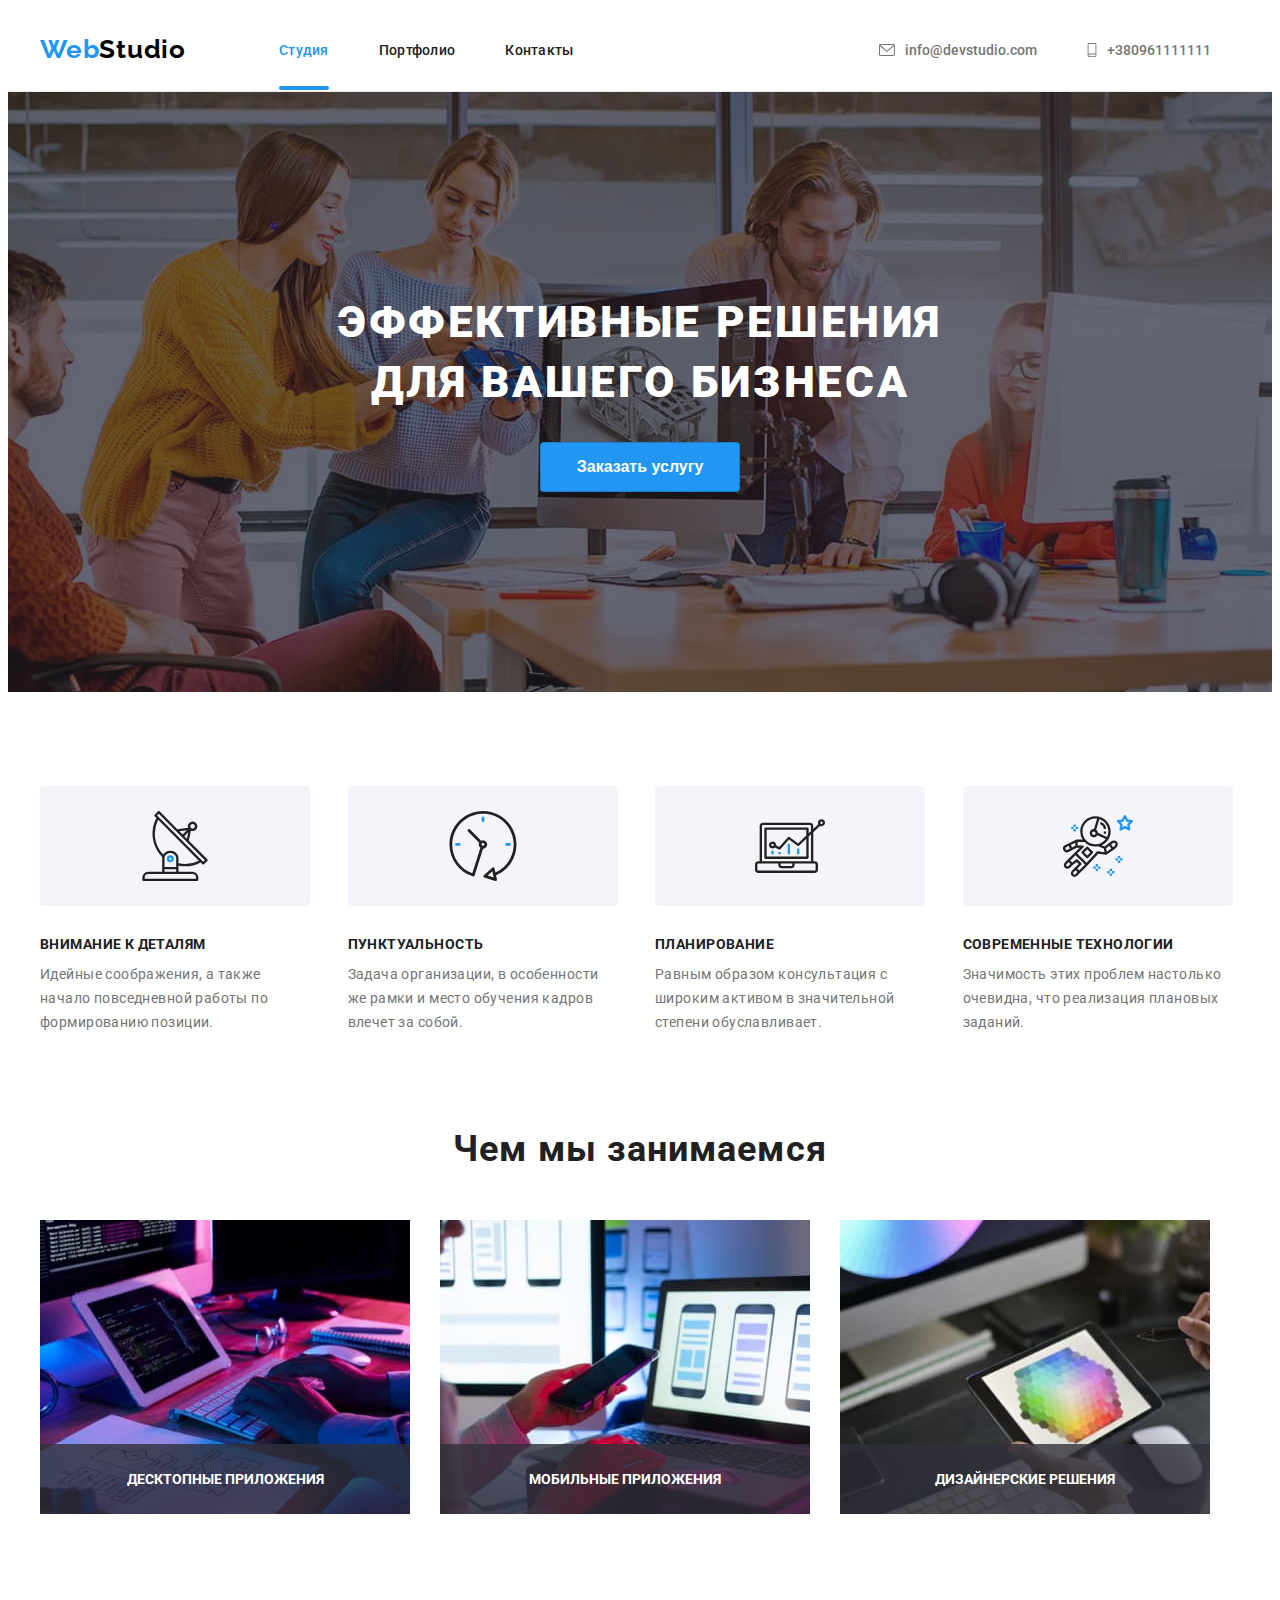
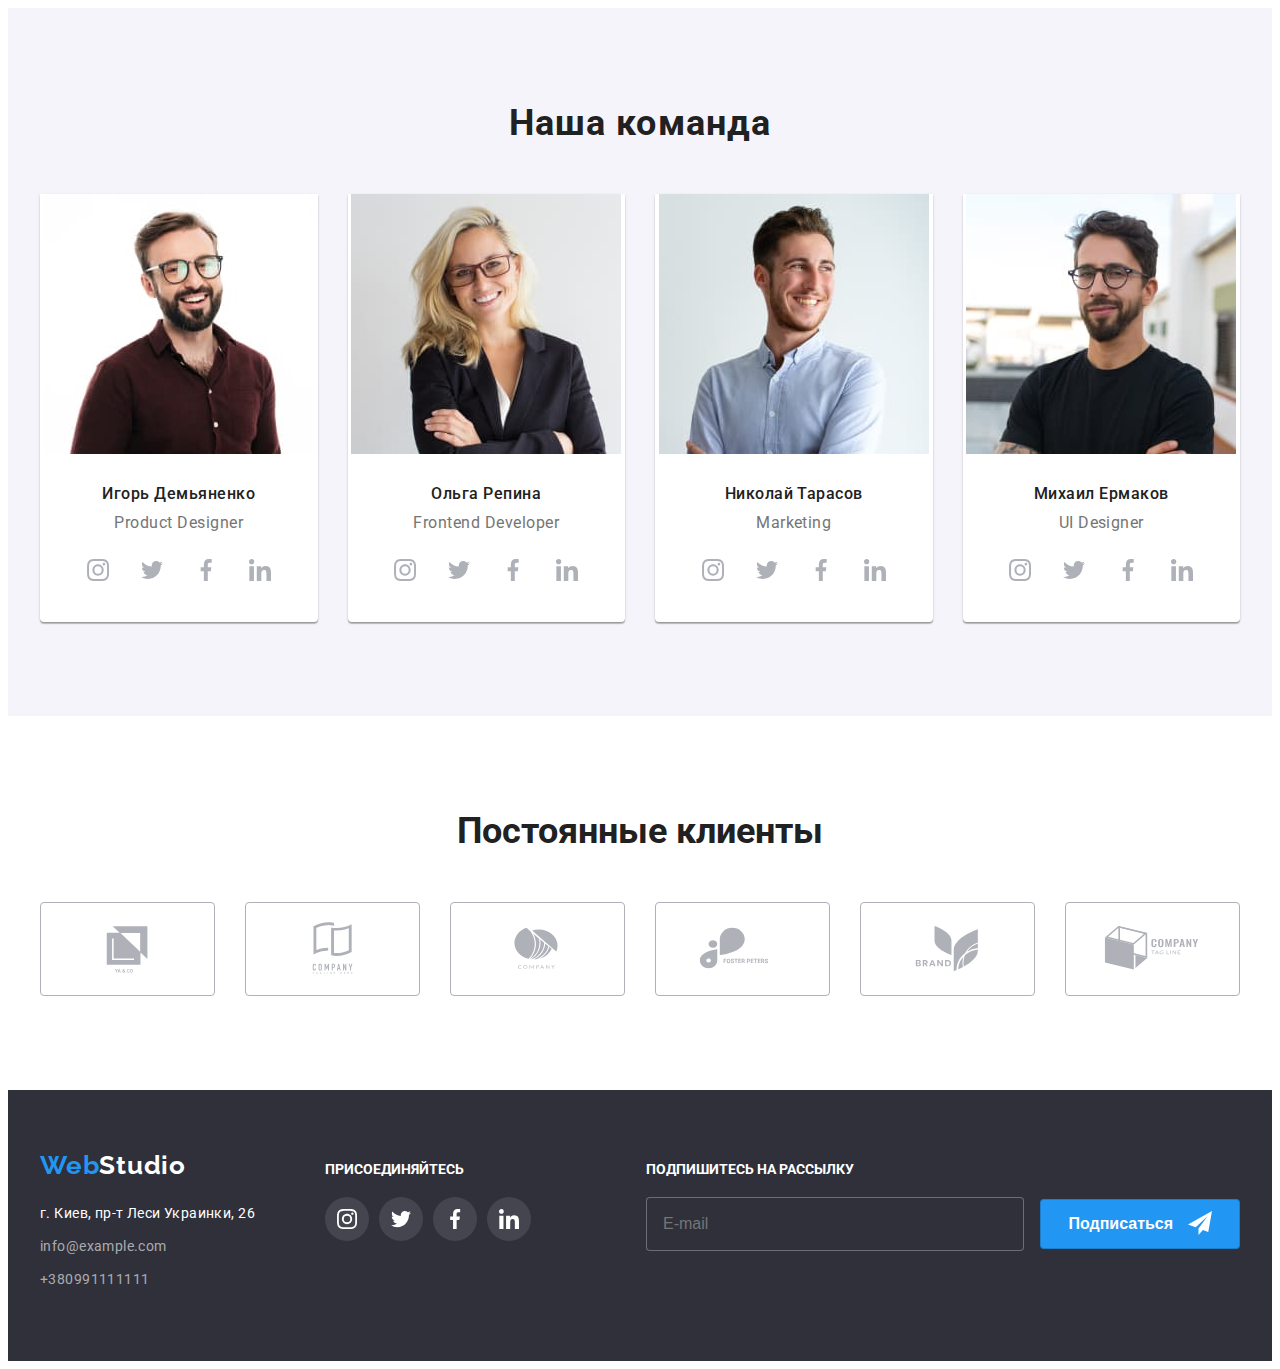
<file: index.html>
<!DOCTYPE html>
<html lang="en">
  <head>
    <meta charset="UTF-8" />
    <meta name="viewport" content="width=device-width, initial-scale=1.0" />
    <title>homework1</title>
    <link rel="preconnect" href="https://fonts.googleapis.com" />
    <link rel="preconnect" href="https://fonts.gstatic.com" crossorigin />
    <link
      href="https://fonts.googleapis.com/css2?family=Raleway:wght@700&family=Roboto:wght@400;500;700;900&display=swap"
      rel="stylesheet"
    />
    <link
      rel="stylesheet"
      href="https://cdnjs.cloudflare.com/ajax/libs/modern-normalize/1.1.0/modern-normalize.min.css"
      integrity="sha512-wpPYUAdjBVSE4KJnH1VR1HeZfpl1ub8YT/NKx4PuQ5NmX2tKuGu6U/JRp5y+Y8XG2tV+wKQpNHVUX03MfMFn9Q=="
      crossorigin="anonymous"
      referrerpolicy="no-referrer"
    />
    <link rel="stylesheet" href="./css/main.min.css" />
  </head>
  <body>
    <header class="header">
      <div class="header-tab container">
        <div class="header-container">
          <a class="link header-container__logo-header" href=""
            >Web<span style="color: black">Studio</span></a
          >
          <button type="button" class="open-mob-menu" data-menu-open>
            <svg class="open-mob-menu__svg">
              <use href="./images/icons.svg#icon-menu-mob"></use>
            </svg>
          </button>
          <nav class="nav">
            <ul class="list contact-list">
              <li class="contact-list__item">
                <a class="link contact-list__link contact-list--current" href="./index.html"
                  >Студия</a
                >
              </li>
              <li class="contact-list__item">
                <a class="link contact-list__link" href="./portfolio.html">Портфолио</a>
              </li>
              <li class="contact-list__item">
                <a class="link contact-list__link" href="">Контакты</a>
              </li>
            </ul>
          </nav>
          <ul class="list header-contact">
            <li class="item header-contact__item">
              <a class="link header-contact__letter" href="mailto:info@devstudio.com">
                <svg class="header-contact__svg">
                  <use href="images/icons.svg#icon-envelope-1"></use>
                </svg>
                info@devstudio.com
              </a>
            </li>
            <li class="header-contact__item">
              <a class="link header-contact__letter" href="tel:+380961111111">
                <svg class="header-contact__phone">
                  <use href="images/icons.svg#icon-smartphone-1"></use>
                </svg>
                +380961111111
              </a>
            </li>
          </ul>
        </div>

        <div class="mobile-menu is-hidden" data-menu>
          <div class="mobila">
            <div class="mobile-top">
              <button type="button" class="close-mob-menu" data-menu-close>
                <svg class="close-mob-menu__svg">
                  <use href="./images/icons.svg#icon-close"></use>
                </svg>
              </button>
              <ul class="list mob-menu-list">
                <li class="mob-menu-list__item">
                  <a
                    class="link mob-menu-list__link mob-menu-list__link--current"
                    href="./index.html"
                    >Студия</a
                  >
                </li>
                <li class="mob-menu-list__item">
                  <a class="link mob-menu-list__link" href="./portfolio.html">Портфолио</a>
                </li>
                <li class="mob-menu-list__item">
                  <a class="link mob-menu-list__link" href="">Контакты</a>
                </li>
              </ul>
            </div>
            <div class="momile-bottom">
              <ul class="list mobile-contact">
                <li class="mobile-contact__item">
                  <a class="link mobile-contact__phone" href="tel:+380961111111"
                    >+38&nbsp;096&nbsp;111&nbsp;11&nbsp;11</a
                  >
                </li>
                <li class="item mobile-contact__item">
                  <a class="link mobile-contact__letter" href="mailto:info@devstudio.com">
                    info@devstudio.com</a
                  >
                </li>
              </ul>
              <ul class="list mob-sotial-list">
                <li class="mob-sotial-list__item">
                  <a class="link mob-sotial-list__link" href="">Instagram</a>
                </li>
                <li class="mob-sotial-list__item">
                  <a class="link mob-sotial-list__link" href="">Twitter</a>
                </li>
                <li class="mob-sotial-list__item">
                  <a class="link mob-sotial-list__link" href="">Facebook</a>
                </li>
                <li class="mob-sotial-list__item">
                  <a class="link mob-sotial-list__link" href="">LinkedIn</a>
                </li>
              </ul>
            </div>
          </div>
        </div>
      </div>
    </header>

    <main>
      <section class="main">
        <div class="container">
          <h1 class="main-title">Эффективные решения для вашего бизнеса</h1>
          <button data-modal-open type="button" class="main-btn" name="order_a_service">
            Заказать услугу
          </button>
        </div>
      </section>
      <section class="hero">
        <div class="container">
          <h2 class="visually-hidden">elements_of_the_section</h2>
          <ul class="list hero-list">
            <li class="hero-list__item">
              <div class="hero-icons">
                <svg class="hero-icons__antenna">
                  <use class="hero-ant" href="images/icons.svg#icon-antenna-1"></use>
                </svg>
              </div>
              <h3 class="hero-list__title">Внимание к деталям</h3>
              <p class="hero-list__text">
                Идейные соображения, а также начало повседневной работы по формированию позиции.
              </p>
            </li>
            <li class="hero-list__item">
              <div class="hero-icons">
                <svg class="hero-icons__antenna">
                  <use href="images/icons.svg#icon-clock-1"></use>
                </svg>
              </div>
              <h3 class="hero-list__title">Пунктуальность</h3>
              <p class="hero-list__text">
                Задача организации, в особенности же рамки и место обучения кадров влечет за собой.
              </p>
            </li>
            <li class="hero-list__item">
              <div class="hero-icons">
                <svg class="hero-icons__antenna">
                  <use href="images/icons.svg#icon-diagram-1"></use>
                </svg>
              </div>
              <h3 class="hero-list__title">Планирование</h3>
              <p class="hero-list__text">
                Равным образом консультация с широким активом в значительной степени обуславливает.
              </p>
            </li>
            <li class="hero-list__item">
              <div class="hero-icons">
                <svg class="hero-icons__antenna">
                  <use href="images/icons.svg#icon-astronaut-1"></use>
                </svg>
              </div>
              <h3 class="hero-list__title">Современные технологии</h3>
              <p class="hero-list__text">
                Значимость этих проблем настолько очевидна, что реализация плановых заданий.
              </p>
            </li>
          </ul>
        </div>
      </section>
      <section class="pre-about">
        <div class="container">
          <h2 class="pre-about__title">Чем мы занимаемся</h2>
          <ul class="list pre-about-list">
            <li class="pre-about-list__item">
              <img
                width="370"
                srcset="
                  ./images/studia/work/work1-des-1x.jpg 370w,
                  ./images/studia/work/work1-des-2x.jpg 740w
                "
                sizes="(min-width: 1200px) 270px, (min-width: 768px) 354px, (min-width: 480px) 450px, 100vw"
                src="./images/studia/work/work1-des-1x.jpg"
                alt="photo1"
              />
              <div class="pre-about-div">
                <p class="pre-about-div__text">Десктопные приложения</p>
              </div>
            </li>
            <li class="pre-about-list__item">
              <img
                width="370"
                srcset="
                  ./images/studia/work/work2-des-1x.jpg 370w,
                  ./images/studia/work/work2-des-2x.jpg 640w
                "
                sizes="(min-width: 1200px) 270px, (min-width: 768px) 354px, (min-width: 480px) 450px, 100vw"
                src="./images/studia/work/work2-des-1x.jpg"
                alt="photo1"
              />
              <div class="pre-about-div">
                <p class="text pre-about-div__text">Мобильные приложения</p>
              </div>
            </li>
            <li class="pre-about-list__item">
              <img
                width="370"
                srcset="
                  ./images/studia/work/work3-des-1x.jpg 370w,
                  ./images/studia/work/work3-des-2x.jpg 640w
                "
                sizes="(min-width: 1200px) 270px, (min-width: 768px) 354px, (min-width: 480px) 450px, 100vw"
                src="./images/studia/work/work3-des-1x.jpg"
                alt="photo1"
              />
              <div class="pre-about-div">
                <p class="text pre-about-div__text">Дизайнерские решения</p>
              </div>
            </li>
          </ul>
        </div>
      </section>
      <section class="about">
        <div class="container">
          <h2 class="container-about-title">Наша команда</h2>
          <ul class="list about-list">
            <li class="about-list__item">
              <img
                class="about-list__img"
                srcset="
                  ./images/studia/Team/person1-desk-270-1x.jpg 270w,
                  ./images/studia/Team/person1-tab-354-1x.jpg  354w,
                  ./images/studia/Team/person1-mob-450-1x.jpg  450w,
                  ./images/studia/Team/person1-desk2x.jpg      540w,
                  ./images/studia/Team/person1-tab-354-2x.jpg  708w,
                  ./images/studia/Team/person1-mob-450-2x.jpg  900w
                "
                sizes="(min-width: 1200px) 270px, (min-width: 768px) 354px, (min-width: 480px) 450px, 100vw"
                src="./images/studia/Team/person1-desk-270-1x.jpg"
                alt="photo1"
              />
              <div class="about-border">
                <h3 class="about-border__title">Игорь Демьяненко</h3>
                <p class="about-border__text">Product Designer</p>
                <ul class="list icons-about">
                  <li class="item icons-about__item">
                    <a class="link icons-about__link" href="">
                      <svg class="icons-about__svg">
                        <use href="./images/icons.svg#icon-instagram-2"></use>
                      </svg>
                    </a>
                  </li>
                  <li class="item icons-about__item">
                    <a class="link icons-about__link" href="">
                      <svg class="icons-about__svg">
                        <use href="./images/icons.svg#icon-twitter-1"></use>
                      </svg>
                    </a>
                  </li>
                  <li class="item icons-about__item">
                    <a class="link icons-about__link" href="">
                      <svg class="icons-about__svg">
                        <use href="./images/icons.svg#facebook-1"></use>
                      </svg>
                    </a>
                  </li>
                  <li class="item icons-about__item">
                    <a class="link icons-about__link" href="">
                      <svg class="icons-about__svg">
                        <use href="./images/icons.svg#icon-linkedin-1"></use>
                      </svg>
                    </a>
                  </li>
                </ul>
              </div>
            </li>
            <li class="about-list__item">
              <img
                class="about-list__img"
                srcset="
                  ./images/studia/Team/person2-desk-270-1x.jpg 270w,
                  ./images/studia/Team/person2-tab-354-1x.jpg  354w,
                  ./images/studia/Team/person2-mob-450-1x.jpg  450w,
                  ./images/studia/Team/person2-desk-270-2x.jpg 540w,
                  ./images/studia/Team/person2-tab-354-2x.jpg  708w,
                  ./images/studia/Team/person2-mob-450-2x.jpg  900w
                "
                sizes="(min-width: 1200px) 270px, (min-width: 768px) 354px, (min-width: 480px) 450px, 100vw"
                src="./images/studia/Team/person2-desk-270-1x.jpg"
                alt="photo2"
              />
              <div class="about-border">
                <h3 class="about-border__title">Ольга Репина</h3>
                <p class="about-border__text">Frontend Developer</p>
                <ul class="list icons-about">
                  <li class="item icons-about__item">
                    <a class="link icons-about__link" href="">
                      <svg class="icons-about__svg">
                        <use href="./images/icons.svg#icon-instagram-2"></use>
                      </svg>
                    </a>
                  </li>
                  <li class="item icons-about__item">
                    <a class="link icons-about__link" href="">
                      <svg class="icons-about__svg">
                        <use href="./images/icons.svg#icon-twitter-1"></use>
                      </svg>
                    </a>
                  </li>
                  <li class="item icons-about__item">
                    <a class="link icons-about__link" href="">
                      <svg class="icons-about__svg">
                        <use href="./images/icons.svg#facebook-1"></use>
                      </svg>
                    </a>
                  </li>
                  <li class="item icons-about__item">
                    <a class="link icons-about__link" href="">
                      <svg class="icons-about__svg">
                        <use href="./images/icons.svg#icon-linkedin-1"></use>
                      </svg>
                    </a>
                  </li>
                </ul>
              </div>
            </li>
            <li class="about-list__item">
              <img
                class="about-list__img"
                srcset="
                  ./images/studia/Team/person3-desk-270-1x.jpg 270w,
                  ./images/studia/Team/person3-tab-354-1x.jpg  354w,
                  ./images/studia/Team/person3-mob-450-1x.jpg  450w,
                  ./images/studia/Team/person3-desk-270-2x.jpg 540w,
                  ./images/studia/Team/person3-tab-354-2x.jpg  708w,
                  ./images/studia/Team/person3-mob-450-2x.jpg  900w
                "
                sizes="(min-width: 1200px) 270px, (min-width: 768px) 354px, (min-width: 480px) 450px, 100vw"
                src="./images/studia/Team/person3-desk-270-1x.jpg"
                alt="photo3"
              />
              <div class="about-border">
                <h3 class="about-border__title">Николай Тарасов</h3>
                <p class="about-border__text">Marketing</p>
                <ul class="list icons-about">
                  <li class="item icons-about__item">
                    <a class="link icons-about__link" href="">
                      <svg class="icons-about__svg">
                        <use href="./images/icons.svg#icon-instagram-2"></use>
                      </svg>
                    </a>
                  </li>
                  <li class="item icons-about__item">
                    <a class="link icons-about__link" href="">
                      <svg class="icons-about__svg">
                        <use href="./images/icons.svg#icon-twitter-1"></use>
                      </svg>
                    </a>
                  </li>
                  <li class="item icons-about__item">
                    <a class="link icons-about__link" href="">
                      <svg class="icons-about__svg">
                        <use href="./images/icons.svg#facebook-1"></use>
                      </svg>
                    </a>
                  </li>
                  <li class="item icons-about__item">
                    <a class="link icons-about__link" href="">
                      <svg class="icons-about__svg">
                        <use href="./images/icons.svg#icon-linkedin-1"></use>
                      </svg>
                    </a>
                  </li>
                </ul>
              </div>
            </li>
            <li class="about-list__item">
              <img
                class="about-list__img"
                srcset="
                  ./images/studia/Team/person4-desk-270-1x.jpg 270w,
                  ./images/studia/Team/person4-tab-354-1x.jpg  354w,
                  ./images/studia/Team/person4-mob-450-1x.jpg  450w,
                  ./images/studia/Team/person4-desk-270-2x.jpg 540w,
                  ./images/studia/Team/person4-tab-354-2x.jpg  708w,
                  ./images/studia/Team/person4-mob-450-2x.jpg  900w
                "
                sizes="(min-width: 1200px) 270px, (min-width: 768px) 354px, (min-width: 480px) 450px, 100vw"
                src="./images/studia/Team/person4-desk-270-1x.jpg"
                alt="photo4"
              />
              <div class="about-border">
                <h3 class="about-border__title">Михаил Ермаков</h3>
                <p class="about-border__text">UI Designer</p>
                <ul class="list icons-about">
                  <li class="item icons-about__item">
                    <a class="link icons-about__link" href="">
                      <svg class="icons-about__svg">
                        <use href="./images/icons.svg#icon-instagram-2"></use>
                      </svg>
                    </a>
                  </li>
                  <li class="item icons-about__item">
                    <a class="link icons-about__link" href="">
                      <svg class="icons-about__svg">
                        <use href="./images/icons.svg#icon-twitter-1"></use>
                      </svg>
                    </a>
                  </li>
                  <li class="item icons-about__item">
                    <a class="link icons-about__link" href="">
                      <svg class="icons-about__svg">
                        <use href="./images/icons.svg#facebook-1"></use>
                      </svg>
                    </a>
                  </li>
                  <li class="item icons-about__item">
                    <a class="link icons-about__link" href="">
                      <svg class="icons-about__svg">
                        <use href="./images/icons.svg#icon-linkedin-1"></use>
                      </svg>
                    </a>
                  </li>
                </ul>
              </div>
            </li>
          </ul>
        </div>
      </section>
      <section class="client">
        <div class="container clients">
          <h2 class="clients__title">Постоянные клиенты</h2>
          <ul class="list clients__list">
            <li class="item clients__item">
              <a class="link clients__link" href="">
                <svg class="clients__svg">
                  <use href="images/icons.svg#icon-Logo"></use>
                </svg>
              </a>
            </li>
            <li class="item clients__item">
              <a class="link clients__link" href="">
                <svg class="clients__svg">
                  <use href="images/icons.svg#icon-Logo-1"></use>
                </svg>
              </a>
            </li>
            <li class="item clients__item">
              <a class="link clients__link" href="">
                <svg class="clients__svg">
                  <use href="images/icons.svg#icon-Logo-2"></use>
                </svg>
              </a>
            </li>
            <li class="item clients__item">
              <a class="link clients__link" href="">
                <svg class="clients__svg">
                  <use href="images/icons.svg#icon-Logo-3"></use>
                </svg>
              </a>
            </li>
            <li class="item clients__item">
              <a class="link clients__link" href="">
                <svg class="clients__svg">
                  <use href="images/icons.svg#icon-Logo-4"></use>
                </svg>
              </a>
            </li>
            <li class="item clients__item">
              <a class="link clients__link" href="">
                <svg class="clients__svg">
                  <use href="images/icons.svg#icon-Logo-5"></use>
                </svg>
              </a>
            </li>
          </ul>
        </div>
      </section>
    </main>

    <footer class="footer">
      <div class="container footer-wrap">
        <div class="footer-tablet">
          <div class="footer-logos">
            <a class="link footer-logos__link" href=""
              >Web<span style="color: #ffffff">Studio</span></a
            >
            <address>
              <ul class="list footer-list">
                <li class="footer-list__item">
                  <a
                    class="link footer-list__adress-link"
                    href="https://goo.gl/maps/KPs6RbWNCSLC7qSL6"
                    target="_blank"
                    rel="noopener noreferrer"
                    >г. Киев, пр-т Леси Украинки, 26</a
                  >
                </li>
                <li class="footer-list__item">
                  <a class="link footer-list__link" href="mailto:info@example.com"
                    >info@example.com</a
                  >
                </li>
                <li class="footer-list__item">
                  <a class="link footer-list__link" href="tel:+380991111111">+380991111111</a>
                </li>
              </ul>
            </address>
          </div>
          <div class="footer-icons">
            <h3 class="title footer-icons__title">присоединяйтесь</h3>
            <ul class="list footer-icons-list">
              <li class="footer-icons-list__sotial">
                <a class="link footer-icons-list__link" href="">
                  <svg class="footer-icons-list__svg">
                    <use href="images/icons.svg#icon-instagram-2"></use>
                  </svg>
                </a>
              </li>
              <li class="footer-icons-list__sotial">
                <a class="link footer-icons-list__link" href="">
                  <svg class="footer-icons-list__svg">
                    <use href="images/icons.svg#icon-twitter-1"></use>
                  </svg>
                </a>
              </li>
              <li class="footer-icons-list__sotial">
                <a class="link footer-icons-list__link" href="">
                  <svg class="footer-icons-list__svg">
                    <use href="images/icons.svg#facebook-1"></use>
                  </svg>
                </a>
              </li>
              <li class="footer-icons-list__sotial">
                <a class="link footer-icons-list__link" href="">
                  <svg class="footer-icons-list__svg">
                    <use href="images/icons.svg#icon-linkedin-1"></use>
                  </svg>
                </a>
              </li>
            </ul>
          </div>
        </div>
        <div class="footer-form">
          <form>
            <p class="footer-form__text">Подпишитесь на рассылку</p>
            <input class="footer-form__input" type="text" name="mail" placeholder="E-mail" />
            <button class="button footer-form-btn" type="submit" name="Подписаться">
              Подписаться
              <svg class="footer-form-btn__icon">
                <use href="./images/icons.svg#icon-icon-send-1"></use>
              </svg>
            </button>
          </form>
        </div>
      </div>
    </footer>
    <div class="backdrop is-hidden" data-modal>
      <div class="modal">
        <button data-modal-close type="button" class="modal-close">
          <svg class="modal-close__svg">
            <use href="images/icons.svg#icon-close-black"></use>
          </svg>
        </button>
        <form class="modal-forms" action="#">
          <p class="modal-form__text">Оставьте свои данные, мы вам перезвоним</p>
          <div class="div-forms">
            <label class="div-forms__lable" for="user-name">Имя</label>
            <input class="div-forms__input" type="text" name="name" id="user-name" />
            <svg class="div-forms__svg">
              <use href="./images/icons.svg#icon-person-black"></use>
            </svg>
          </div>

          <div class="div-forms">
            <label class="div-forms__lable" for="user-tel">Телефон</label>
            <input class="div-forms__input" name="tel" type="tel" id="user-tel" />
            <svg class="div-forms__svg">
              <use href="./images/icons.svg#icon-phone-black"></use>
            </svg>
          </div>

          <div class="div-forms">
            <label class="div-forms__lable" for="user-mail">Почта</label>
            <input class="div-forms__input" name="mail" type="email" id="user-mail" />
            <svg class="div-forms__svg">
              <use href="./images/icons.svg#icon-email-black"></use>
            </svg>
          </div>

          <div class="div-forms">
            <label class="div-forms__lable" for="comment">Коментарий</label>
            <textarea
              class="div-forms__comments"
              name="comment"
              id="comment"
              placeholder="Введите текст"
            ></textarea>
          </div>
          <div class="div-check">
            <input
              name="check-box"
              class="div-check__input visually-hidden"
              type="checkbox"
              id="modal-check"
            />
            <label class="modal-lables" for="modal-check">
              <span class="span-check">
                <svg class="svg-check" width="16" height="15">
                  <use href="./images/icons.svg#icon-Vector-16-1"></use>
                </svg>
              </span>
              Соглашаюсь с рассылкой и прнимаю <a class="modal-link" href="">Условия договора</a>
            </label>
          </div>
          <div class="button-modal">
            <button class="button modal-batton" type="submit">Отправить</button>
          </div>
        </form>
      </div>
    </div>
    <script src="js/modal.js"></script>
    <script src="js/menu.js"></script>
  </body>
</html>
</file>
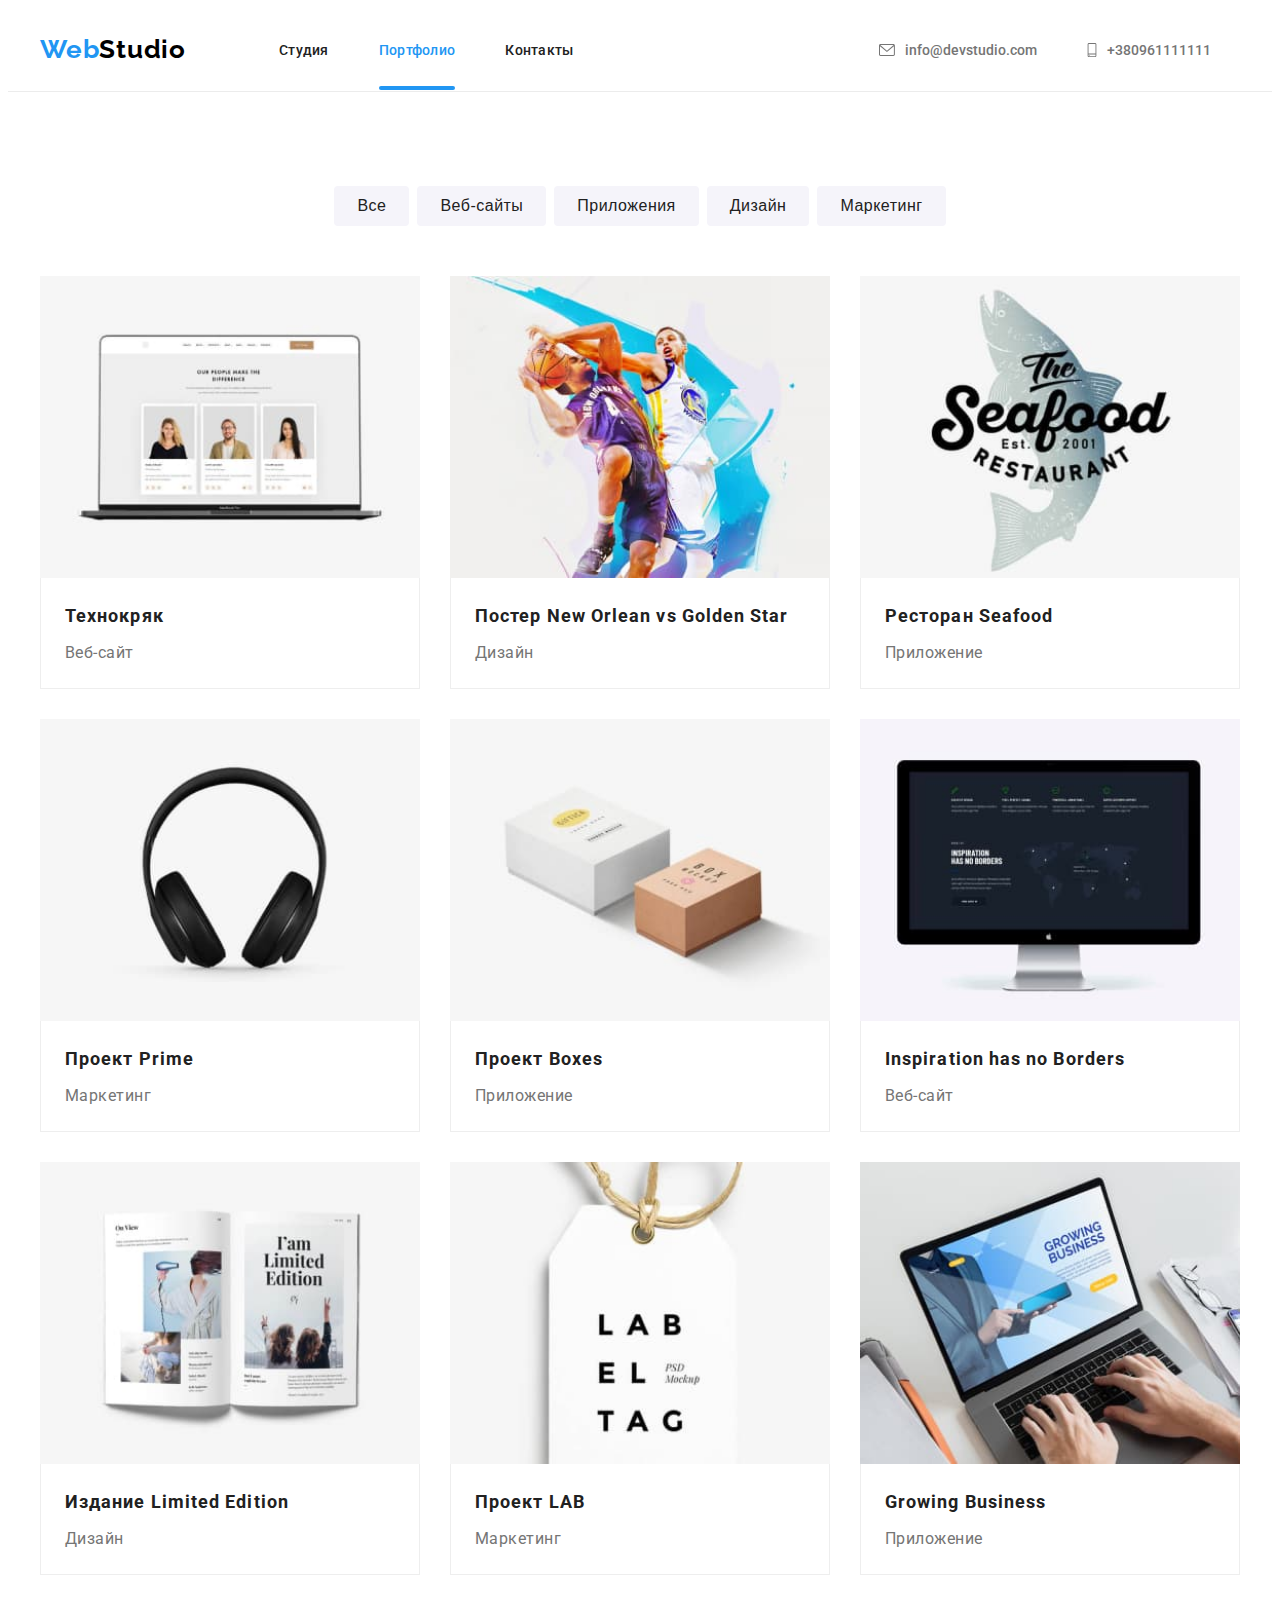
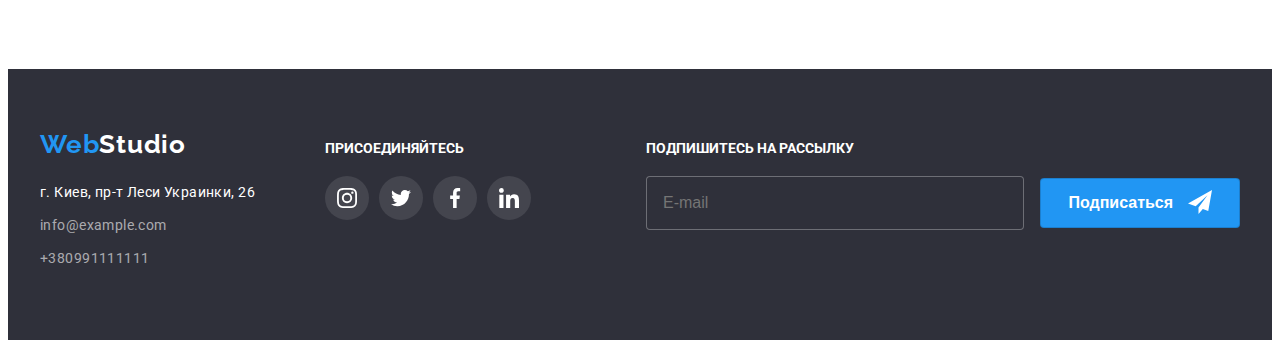
<file: portfolio.html>
<!DOCTYPE html>
<html lang="ru">
  <head>
    <meta charset="UTF-8" />
    <meta name="viewport" content="width=device-width, initial-scale=1.0" />
    <title>homework1</title>
    <link rel="preconnect" href="https://fonts.googleapis.com" />
    <link rel="preconnect" href="https://fonts.gstatic.com" crossorigin />
    <link
      href="https://fonts.googleapis.com/css2?family=Raleway:wght@700&family=Roboto:wght@400;500;700;900&display=swap"
      rel="stylesheet"
    />
    <link
      rel="stylesheet"
      href="https://cdnjs.cloudflare.com/ajax/libs/modern-normalize/1.1.0/modern-normalize.min.css"
      integrity="sha512-wpPYUAdjBVSE4KJnH1VR1HeZfpl1ub8YT/NKx4PuQ5NmX2tKuGu6U/JRp5y+Y8XG2tV+wKQpNHVUX03MfMFn9Q=="
      crossorigin="anonymous"
      referrerpolicy="no-referrer"
    />
    <link rel="stylesheet" href="./css/main.min.css" />
  </head>
  <body>
    <header class="header">
      <div class="header-tab container">
        <div class="header-container">
          <a class="link header-container__logo-header" href=""
            >Web<span style="color: black">Studio</span></a
          >
          <button type="button" class="open-mob-menu" data-menu-open>
            <svg class="open-mob-menu__svg">
              <use href="./images/icons.svg#icon-menu-mob"></use>
            </svg>
          </button>
          <nav class="nav">
            <ul class="list contact-list">
              <li class="contact-list__item">
                <a class="link contact-list__link" href="./index.html">Студия</a>
              </li>
              <li class="contact-list__item">
                <a class="link contact-list__link contact-list--current" href="./portfolio.html"
                  >Портфолио</a
                >
              </li>
              <li class="contact-list__item">
                <a class="link contact-list__link" href="">Контакты</a>
              </li>
            </ul>
          </nav>
          <ul class="list header-contact">
            <li class="item header-contact__item">
              <a class="link header-contact__letter" href="mailto:info@devstudio.com">
                <svg class="header-contact__svg">
                  <use href="images/icons.svg#icon-envelope-1"></use>
                </svg>
                info@devstudio.com
              </a>
            </li>
            <li class="header-contact__item">
              <a class="link header-contact__letter" href="tel:+380961111111">
                <svg class="header-contact__phone">
                  <use href="images/icons.svg#icon-smartphone-1"></use>
                </svg>
                +380961111111
              </a>
            </li>
          </ul>
        </div>

        <div class="mobile-menu is-hidden" data-menu>
          <div class="mobila">
            <div class="mobile-top">
              <button type="button" class="close-mob-menu" data-menu-close>
                <svg class="close-mob-menu__svg">
                  <use href="./images/icons.svg#icon-close"></use>
                </svg>
              </button>
              <ul class="list mob-menu-list">
                <li class="mob-menu-list__item">
                  <a class="link mob-menu-list__link" href="./index.html">Студия</a>
                </li>
                <li class="mob-menu-list__item">
                  <a
                    class="link mob-menu-list__link mob-menu-list__link--current"
                    href="./portfolio.html"
                    >Портфолио</a
                  >
                </li>
                <li class="mob-menu-list__item">
                  <a class="link mob-menu-list__link" href="">Контакты</a>
                </li>
              </ul>
            </div>
            <div class="momile-bottom">
              <ul class="list mobile-contact">
                <li class="mobile-contact__item">
                  <a class="link mobile-contact__phone" href="tel:+380961111111">+38&nbsp;096&nbsp;111&nbsp;11&nbsp;11</a>
                </li>
                <li class="item mobile-contact__item">
                  <a class="link mobile-contact__letter" href="mailto:info@devstudio.com">
                    info@devstudio.com</a
                  >
                </li>
              </ul>
              <ul class="list mob-sotial-list">
                <li class="mob-sotial-list__item">
                  <a class="link mob-sotial-list__link" href="">Instagram</a>
                </li>
                <li class="mob-sotial-list__item">
                  <a class="link mob-sotial-list__link" href="">Twitter</a>
                </li>
                <li class="mob-sotial-list__item">
                  <a class="link mob-sotial-list__link" href="">Facebook</a>
                </li>
                <li class="mob-sotial-list__item">
                  <a class="link mob-sotial-list__link" href="">LinkedIn</a>
                </li>
              </ul>
            </div>
          </div>
        </div>
      </div>
    </header>
    <main>
      <section class="content">
        <div class="container">
          <h1 class="visually-hidden">Фильтры</h1>
          <ul class="list filters-list">
            <li class="filters-list__item">
              <button class="filters-btn" type="button">Все</button>
            </li>
            <li class="filters-list__item">
              <button class="filters-btn" type="button">Веб-сайты</button>
            </li>
            <li class="filters-list__item">
              <button class="filters-btn" type="button">Приложения</button>
            </li>
            <li class="filters-list__item">
              <button class="filters-btn" type="button">Дизайн</button>
            </li>
            <li class="filters-list__item">
              <button class="filters-btn" type="button">Маркетинг</button>
            </li>
          </ul>

          <h2 class="visually-hidden content">Секция2</h2>
          <ul class="list content-list">
            <li class="content-list__item">
              <a class="link content-list__link" href="">
                <div class="content-div">
                  <img class="img content-div__img" 
                   srcset="
                      ./images/portfolio/potfolio1-des-1x.jpg 270w,
                      ./images/portfolio/potfolio1-tab-1x.jpg 354w,
                      ./images/portfolio/potfolio1-mob-1x.jpg 450w,
                      ./images/portfolio/potfolio1-des-2x.jpg 540w,
                      ./images/portfolio/potfolio1-tab-2x.jpg 708w,
                      ./images/portfolio/potfolio1-mob-2x.jpg 900w
                    "
                    sizes="(min-width: 1200px) 270px, (min-width: 768px) 354px, (min-width: 480px) 450px, 100vw"
                    src="./images/portfolio/potfolio1-des-1x.jpg"
                    alt="фото"
                  />
                  <div class="content-overlay">
                    <p class="content-overlay__text-hidden">
                      Технокряк это современная площадка распространения коронавируса. Компании
                      используют эту платформу для цифрового шпионажа и атак на защищённые сервера
                      конкурентов.
                    </p>
                  </div>
                </div>
                <div class="content-border">
                  <h3 class="content-border__title">Технокряк</h3>
                  <p class="content-border__text">Веб-сайт</p>
                </div>
              </a>
            </li>
            <li class="content-list__item">
              <a class="link content-list__link" href="">
                <div class="content-div">
                  <img class="img content-div__img" 
                   srcset="
                      ./images/portfolio/potfolio2-des-1x.jpg 270w,
                      ./images/portfolio/potfolio2-tab-1x.jpg 354w,
                      ./images/portfolio/potfolio2-mob-1x.jpg 450w,
                      ./images/portfolio/potfolio2-des-2x.jpg 540w,
                      ./images/portfolio/potfolio2-tab-2x.jpg 708w,
                      ./images/portfolio/potfolio2-mob-2x.jpg 900w
                    "
                    sizes="(min-width: 1200px) 270px, (min-width: 768px) 354px, (min-width: 480px) 450px, 100vw"
                    src="./images/portfolio/potfolio2-des-1x.jpg"
                    alt="фото"
                  />
                  <div class="content-overlay">
                    <p class="content-overlay__text-hidden">
                      Технокряк это современная площадка распространения коронавируса. Компании
                      используют эту платформу для цифрового шпионажа и атак на защищённые сервера
                      конкурентов.
                    </p>
                  </div>
                </div>
                <div class="content-border">
                  <h3 class="content-border__title">Постер New Orlean vs Golden Star</h3>
                  <p class="content-border__text">Дизайн</p>
                </div>
              </a>
            </li>
            <li class="content-list__item">
              <a class="link content-list__link" href="">
                <div class="content-div">
                  <img class="img content-div__img" 
                   srcset="
                      ./images/portfolio/potfolio3-des-1x.jpg 270w,
                      ./images/portfolio/potfolio3-tab-1x.jpg 354w,
                      ./images/portfolio/potfolio3-mob-1x.jpg 450w,
                      ./images/portfolio/potfolio3-des-2x.jpg 540w,
                      ./images/portfolio/potfolio3-tab-2x.jpg 708w,
                      ./images/portfolio/potfolio3-mob-2x.jpg 900w
                    "
                    sizes="(min-width: 1200px) 270px, (min-width: 768px) 354px, (min-width: 480px) 450px, 100vw"
                    src="./images/portfolio/potfolio3-des-1x.jpg"
                    alt="фото"
                  />
                  <div class="content-overlay">
                    <p class="content-overlay__text-hidden">
                      Технокряк это современная площадка распространения коронавируса. Компании
                      используют эту платформу для цифрового шпионажа и атак на защищённые сервера
                      конкурентов.
                    </p>
                  </div>
                </div>
                <div class="content-border">
                  <h3 class="content-border__title">Ресторан Seafood</h3>
                  <p class="content-border__text">Приложение</p>
                </div>
              </a>
            </li>
            <li class="content-list__item">
              <a class="link content-list__link" href="">
                <div class="content-div">
                  <img class="img content-div__img" 
                  srcset="
                      ./images/portfolio/portfolio4-des-1x.jpg 270w,
                      ./images/portfolio/portfolio4-tab-1x.jpg 354w,
                      ./images/portfolio/portfolio4-mob-1x.jpg 450w,
                      ./images/portfolio/portfolio4-des-2x.jpg 540w,
                      ./images/portfolio/portfolio4-tab-2x.jpg 708w,
                      ./images/portfolio/portfolio4-mob-2x.jpg 900w
                    "
                    sizes="(min-width: 1200px) 270px, (min-width: 768px) 354px, (min-width: 480px) 450px, 100vw"
                    src="./images/portfolio/portfolio4-des-1x.jpg"
                    alt="фото"
                  />
                  <div class="content-overlay">
                    <p class="content-overlay__text-hidden">
                      Технокряк это современная площадка распространения коронавируса. Компании
                      используют эту платформу для цифрового шпионажа и атак на защищённые сервера
                      конкурентов.
                    </p>
                  </div>
                </div>
                <div class="content-border">
                  <h3 class="content-border__title">Проект Prime</h3>
                  <p class="content-border__text">Маркетинг</p>
                </div>
              </a>
            </li>
            <li class="content-list__item">
              <a class="link content-list__link" href="">
                <div class="content-div">
                  <img class="img content-div__img" 
                  <img class="img content-div__img" 
                  srcset="
                      ./images/portfolio/portfolio5-des-1x.jpg 270w,
                      ./images/portfolio/portfolio5-tab-1x.jpg 354w,
                      ./images/portfolio/portfolio5-mob-1x.jpg 450w,
                      ./images/portfolio/portfolio5-des-2x.jpg 540w,
                      ./images/portfolio/portfolio5-tab-2x.jpg 708w,
                      ./images/portfolio/portfolio5-mob-2x.jpg 900w
                    "
                    sizes="(min-width: 1200px) 270px, (min-width: 768px) 354px, (min-width: 480px) 450px, 100vw"
                    src="./images/portfolio/portfolio5-des-1x.jpg"
                    alt="фото"
                  />
                  <div class="content-overlay">
                    <p class="content-overlay__text-hidden">
                      Технокряк это современная площадка распространения коронавируса. Компании
                      используют эту платформу для цифрового шпионажа и атак на защищённые сервера
                      конкурентов.
                    </p>
                  </div>
                </div>
                <div class="content-border">
                  <h3 class="content-border__title">Проект Boxes</h3>
                  <p class="content-border__text">Приложение</p>
                </div>
              </a>
            </li>
            <li class="content-list__item">
              <a class="link content-list__link" href="">
                <div class="content-div">
                  <img class="img content-div__img" 
                  <img class="img content-div__img" 
                  srcset="
                      ./images/portfolio/portfolio6-des-1x.jpg 270w,
                      ./images/portfolio/portfolio6-tab-1x.jpg 354w,
                      ./images/portfolio/portfolio6-mob-1x.jpg 450w,
                      ./images/portfolio/portfolio6-des-2x.jpg 540w,
                      ./images/portfolio/portfolio6-tab-2x.jpg 708w,
                      ./images/portfolio/portfolio6-mob-2x.jpg 900w
                    "
                    sizes="(min-width: 1200px) 270px, (min-width: 768px) 354px, (min-width: 480px) 450px, 100vw"
                    src="./images/portfolio/portfolio6-des-1x.jpg"
                    alt="фото"
                  />
                  <div class="content-overlay">
                    <p class="content-overlay__text-hidden">
                      Технокряк это современная площадка распространения коронавируса. Компании
                      используют эту платформу для цифрового шпионажа и атак на защищённые сервера
                      конкурентов.
                    </p>
                  </div>
                </div>
                <div class="content-border">
                  <h3 class="content-border__title">Inspiration has no Borders</h3>
                  <p class="content-border__text">Веб-сайт</p>
                </div>
              </a>
            </li>
            <li class="content-list__item">
              <a class="link content-list__link" href="">
                <div class="content-div">
                  <img class="img content-div__img" 
                    srcset="
                      ./images/portfolio/Portfolio7-des-1x.jpg 270w,
                      ./images/portfolio/Portfolio7-tab-1x.jpg 354w,
                      ./images/portfolio/Portfolio7-mob-1x.jpg 450w,
                      ./images/portfolio/Portfolio7-des-2x.jpg 540w,
                      ./images/portfolio/Portfolio7-tab-2x.jpg 708w,
                      ./images/portfolio/Portfolio7-mob-2x.jpg 900w
                    "
                    sizes="(min-width: 1200px) 270px, (min-width: 768px) 354px, (min-width: 480px) 450px, 100vw"
                    src="./images/portfolio/Portfolio7-des-1x.jpg"
                    alt="фото"
                  />
                  <div class="content-overlay">
                    <p class="content-overlay__text-hidden">
                      Технокряк это современная площадка распространения коронавируса. Компании
                      используют эту платформу для цифрового шпионажа и атак на защищённые сервера
                      конкурентов.
                    </p>
                  </div>
                </div>
                <div class="content-border">
                  <h3 class="content-border__title">Издание Limited Edition</h3>
                  <p class="content-border__text">Дизайн</p>
                </div>
              </a>
            </li>
            <li class="content-list__item">
              <a class="link content-list__link" href="">
                <div class="content-div">
                  <img class="img content-div__img" 
                    srcset="
                      ./images/portfolio/Portfolio8-des-1x.jpg 270w,
                      ./images/portfolio/Portfolio8-tab-1x.jpg 354w,
                      ./images/portfolio/Portfolio8-mob-1x.jpg 450w,
                      ./images/portfolio/Portfolio8-des-2x.jpg 540w,
                      ./images/portfolio/Portfolio8-tab-2x.jpg 708w,
                      ./images/portfolio/Portfolio8-mob-2x.jpg 900w
                    "
                    sizes="(min-width: 1200px) 270px, (min-width: 768px) 354px, (min-width: 480px) 450px, 100vw"
                    src="./images/portfolio/Portfolio8-des-1x.jpg"
                    alt="фото"
                  />
                  <div class="content-overlay">
                    <p class="content-overlay__text-hidden">
                      Технокряк это современная площадка распространения коронавируса. Компании
                      используют эту платформу для цифрового шпионажа и атак на защищённые сервера
                      конкурентов.
                    </p>
                  </div>
                </div>
                <div class="content-border">
                  <h3 class="content-border__title">Проект LAB</h3>
                  <p class="content-border__text">Маркетинг</p>
                </div>
              </a>
            </li>
            <li class="content-list__item">
              <a class="link content-list__link" href="">
                <div class="content-div">
                  <img
                    class="img content-div__img"
                    srcset="
                      ./images/portfolio/Portfolio9-des-1x.jpg 270w,
                      ./images/portfolio/Portfolio9-tab-1x.jpg 354w,
                      ./images/portfolio/Portfolio9-mob-1x.jpg 450w,
                      ./images/portfolio/Portfolio9-des-2x.jpg 540w,
                      ./images/portfolio/Portfolio9-tab-2x.jpg 708w,
                      ./images/portfolio/Portfolio9-mob-2x.jpg 900w
                    "
                    sizes="(min-width: 1200px) 270px, (min-width: 768px) 354px, (min-width: 480px) 450px, 100vw"
                    src="./images/portfolio/Portfolio9-des-1x.jpg"
                    alt="фото"
                  />
                  <div class="content-overlay">
                    <p class="content-overlay__text-hidden">
                      Технокряк это современная площадка распространения коронавируса. Компании
                      используют эту платформу для цифрового шпионажа и атак на защищённые сервера
                      конкурентов.
                    </p>
                  </div>
                </div>
                <div class="content-border">
                  <h3 class="content-border__title">Growing Business</h3>
                  <p class="content-border__text">Приложение</p>
                </div>
              </a>
            </li>
          </ul>
        </div>
      </section>
    </main>

    <footer class="footer">
      <div class="container footer-wrap">
        <div class="footer-tablet">
          <div class="footer-logos">
            <a class="link footer-logos__link" href=""
              >Web<span style="color: #ffffff">Studio</span></a
            >
            <address>
              <ul class="list footer-list">
                <li class="footer-list__item">
                  <a
                    class="link footer-list__adress-link"
                    href="https://goo.gl/maps/KPs6RbWNCSLC7qSL6"
                    target="_blank"
                    rel="noopener noreferrer"
                    >г. Киев, пр-т Леси Украинки, 26</a
                  >
                </li>
                <li class="footer-list__item">
                  <a class="link footer-list__link" href="mailto:info@example.com"
                    >info@example.com</a
                  >
                </li>
                <li class="footer-list__item">
                  <a class="link footer-list__link" href="tel:+380991111111">+380991111111</a>
                </li>
              </ul>
            </address>
          </div>
          <div class="footer-icons">
            <h3 class="title footer-icons__title">присоединяйтесь</h3>
            <ul class="list footer-icons-list">
              <li class="footer-icons-list__sotial">
                <a class="link footer-icons-list__link" href="">
                  <svg class="footer-icons-list__svg">
                    <use href="images/icons.svg#icon-instagram-2"></use>
                  </svg>
                </a>
              </li>
              <li class="footer-icons-list__sotial">
                <a class="link footer-icons-list__link" href="">
                  <svg class="footer-icons-list__svg">
                    <use href="images/icons.svg#icon-twitter-1"></use>
                  </svg>
                </a>
              </li>
              <li class="footer-icons-list__sotial">
                <a class="link footer-icons-list__link" href="">
                  <svg class="footer-icons-list__svg">
                    <use href="images/icons.svg#facebook-1"></use>
                  </svg>
                </a>
              </li>
              <li class="footer-icons-list__sotial">
                <a class="link footer-icons-list__link" href="">
                  <svg class="footer-icons-list__svg">
                    <use href="images/icons.svg#icon-linkedin-1"></use>
                  </svg>
                </a>
              </li>
            </ul>
          </div>
        </div>
        <div class="footer-form">
          <form>
            <p class="footer-form__text">Подпишитесь на рассылку</p>
            <input class="footer-form__input" type="text" name="mail" placeholder="E-mail" />
            <button class="button footer-form-btn" type="submit" name="Подписаться">
              Подписаться
              <svg class="footer-form-btn__icon">
                <use href="./images/icons.svg#icon-icon-send-1"></use>
              </svg>
            </button>
          </form>
        </div>
      </div>
    </footer>
    <script src="js/menu.js"></script>
  </body>
</html>
</file>
<file: css/main.min.css>
:root{--first-color: #212121;--accent-color: #2196f3;--second-color: #757575;--other-color: #ffffff;--font-main:"Roboto", sans-serif;--font-second: "Raleway"}.main-btn,.footer-form-btn,.modal-batton{min-width:200px;min-height:50px;background-color:var(--accent-color);color:var(--other-color);font-weight:700;font-size:16px;line-height:1.875;border-radius:4px;cursor:pointer;border:1px solid rgba(0,0,0,0.15);transition-property:background-color;transition-timing-function:cubic-bezier(0.4, 0, 0.2, 1);transition-duration:250ms}.main-btn:hover,.footer-form-btn:hover,.modal-batton:hover,.main-btn:focus,.footer-form-btn:focus,.modal-batton:focus{background-color:#188ce8}.icons-about__link,.footer-icons-list__link{border-radius:50%;display:flex;width:44px;height:44px;align-items:center;justify-content:center;transition-timing-function:cubic-bezier(0.4, 0, 0.2, 1);transition-duration:250ms}.header-container__logo-header,.footer-logos__link{font-family:var(--font-second);font-weight:700;font-size:24px;line-height:1.16667;letter-spacing:0.03em;color:var(--accent-color)}@media screen and (min-width: 1200px){.header-container__logo-header,.footer-logos__link{font-weight:700;font-size:26px;line-height:1.19231}}html{box-sizing:border-box}body{font-family:var(--font-main);color:var(--first-color)}p,h1,h2,h3,h4{margin:0}ul{margin:0;padding:0}.list{list-style:none}.link{text-decoration:none}.visually-hidden{position:absolute;width:1px;height:1px;margin:-1px;border:0;padding:0;white-space:nowrap;clip-path:inset(100%);clip:rect(0 0 0 0);overflow:hidden}img{display:block;height:auto;max-width:100%}.container{width:100%;padding-left:15px;padding-right:15px;margin:0 auto}@media screen and (min-width: 480px){.container{width:480px}}@media screen and (min-width: 768px){.container{width:768px}}@media screen and (min-width: 1200px){.container{width:1200px}}.header{border-bottom:1px solid #ececec}.header-tab{position:relative}@media screen and (min-width: 768px){.header-tab{display:flex}}.header-container__logo-header{padding-top:16px;padding-bottom:16px}@media screen and (min-width: 768px){.header-container__logo-header{padding-top:26px;padding-bottom:26px;margin-right:88px}}@media screen and (min-width: 1200px){.header-container__logo-header{margin-right:93px}}.contact-list__link{font-weight:500;font-size:14px;line-height:1.14286;letter-spacing:0.02em;color:var(--first-color);padding-top:32px;padding-bottom:32px;position:relative;transition-property:color;transition-timing-function:cubic-bezier(0.4, 0, 0.2, 1);transition-duration:250ms}.contact-list__link:hover,.contact-list__link:focus{color:var(--accent-color)}.contact-list__item:not(:last-child){margin-right:50px}.contact-list{display:flex}.header-container{display:flex;align-items:center}.nav{display:none}@media screen and (min-width: 768px){.nav{display:flex}}.contact-list--current{color:var(--accent-color)}.contact-list--current::after{content:'';position:absolute;width:100%;height:4px;border-radius:2px;background-color:var(--accent-color);left:0;bottom:0}.header-contact{margin-left:auto;display:none}@media screen and (min-width: 768px){.header-contact{display:block;margin-left:84px}}@media screen and (min-width: 1200px){.header-contact{display:flex;margin-left:305px}}.header-contact__letter{font-weight:500;font-size:12px;line-height:1.16667;color:var(--second-color);display:flex;align-items:center;transition-property:color;transition-timing-function:cubic-bezier(0.4, 0, 0.2, 1);transition-duration:250ms}.header-contact__letter:hover,.header-contact__letter:focus{color:var(--accent-color)}@media screen and (min-width: 768px){.header-contact__letter{margin-bottom:10px;padding-top:0;padding-bottom:0}}@media screen and (min-width: 1200px){.header-contact__letter{font-weight:500;font-size:14px;line-height:1.14286;margin-bottom:0;padding-top:32px;padding-bottom:32px}}@media screen and (min-width: 1200px){.header-contact__item:not(:last-child){margin-right:50px}}.header-contact__svg{margin-right:10px;fill:currentColor;transition-property:fill;transition-timing-function:cubic-bezier(0.4, 0, 0.2, 1);transition-duration:250ms;width:14px;height:10px}@media screen and (min-width: 1200px){.header-contact__svg{width:16px;height:12px;margin-left:auto}}.header-contact__phone{margin-right:10px;fill:currentColor;width:10px;height:14px;transition-property:fill;transition-timing-function:cubic-bezier(0.4, 0, 0.2, 1);transition-duration:250ms}.header-contact__letter:hover,.header-contact__letter:focus,.header-contact__phone:hover,.header-contact__phone:focus{fill:var(--accent-color)}.mobile-menu{position:fixed;z-index:2;background-color:var(--other-color);width:100vw;height:100vh;top:0;left:0}@media screen and (min-width: 768px){.mobile-menu{display:none}}.mobila{padding:48px 40px;height:100%;width:100%;display:flex;flex-direction:column;justify-content:space-between}.open-mob-menu{width:40px;height:40px;background-color:transparent;border:transparent;position:absolute;right:15px;top:10px;cursor:pointer}@media screen and (min-width: 768px){.open-mob-menu{display:none}}.open-mob-menu__svg{width:24px;height:16px;transition:fill 250ms cubic-bezier(0.4, 0, 0.2, 1)}.open-mob-menu__svg:hover,.open-mob-menu__svg:focus{fill:var(--accent-color)}.close-mob-menu{border:none;background-color:transparent;padding:0;position:absolute;top:15px;right:25px}.close-mob-menu__svg{width:18px;height:18px;transition:fill 250ms cubic-bezier(0.4, 0, 0.2, 1)}.close-mob-menu__svg:hover,.close-mob-menu__svg:focus{fill:var(--accent-color)}.mob-menu-list__item{margin-bottom:32px}.mob-menu-list__link{font-weight:500;font-size:40px;line-height:1.175;color:var(--first-color);letter-spacing:0.02em;position:relative}.mob-menu-list__link--current{color:var(--accent-color)}.mob-menu-list__link--current{color:var(--accent-color)}.mob-menu-list__link--current::after{content:'';position:absolute;width:100%;height:4px;border-radius:2px;background-color:var(--accent-color);left:0;bottom:0}.mobile-contact{margin-bottom:64px}.mobile-contact__item:not(:last-child){margin-bottom:32px}.mobile-contact__phone{font-weight:500;font-size:30px;line-height:1.33333;color:var(--accent-color);letter-spacing:0.02em}@media screen and (min-width: 480px){.mobile-contact__phone{font-weight:500;font-size:34px;line-height:1.17647}}.mobile-contact__letter{font-weight:500;font-size:24px;line-height:1.16667;color:var(--second-color);letter-spacing:0.02em}.mob-sotial-list{display:flex}.mob-sotial-list__item{margin-right:10px}.mob-sotial-list__item:not(:last-child){padding-right:10px;border-right:1px solid rgba(33,33,33,0.2)}.mob-sotial-list__link{font-weight:500;font-size:12px;line-height:1.83333;color:var(--accent-color);letter-spacing:0.02em}@media screen and (min-width: 480px){.mob-sotial-list__link{font-weight:500;font-size:18px;line-height:1.22222}}.main{background-color:#2f303a;text-align:center;background-image:linear-gradient(rgba(47,48,58,0.4), rgba(47,48,58,0.4)),url(../images/studia/Hero-fon/Hero-mob1x.jpg);background-position:center;background-size:cover;background-repeat:no-repeat;padding-top:118px;padding-bottom:198px;margin-right:auto;margin-left:auto}@media (min-device-pixel-ratio: 2), (min-resolution: 192dpi), (min-resolution: 2dppx){.main{background-image:linear-gradient(rgba(47,48,58,0.4), rgba(47,48,58,0.4)),url(../images/studia/Hero-fon/Hero-mob2x.jpg)}}@media screen and (min-width: 768px){.main{background-image:linear-gradient(rgba(47,48,58,0.4), rgba(47,48,58,0.4)),url(../images/studia/Hero-fon/Hero-tab1x.jpg);padding-bottom:118px}}@media screen and (min-width: 768px) and (min-device-pixel-ratio: 2), screen and (min-width: 768px) and (min-resolution: 192dpi), screen and (min-width: 768px) and (min-resolution: 2dppx){.main{background-image:linear-gradient(rgba(47,48,58,0.4), rgba(47,48,58,0.4)),url(../images/studia/Hero-fon/Hero-tab2x.jpg)}}@media screen and (min-width: 1200px){.main{background-image:linear-gradient(rgba(47,48,58,0.4), rgba(47,48,58,0.4)),url(../images/studia/Hero-fon/Hero-des1x.jpg);padding-bottom:200px;padding-top:200px;max-width:1600px}}@media screen and (min-width: 1200px) and (min-device-pixel-ratio: 2), screen and (min-width: 1200px) and (min-resolution: 192dpi), screen and (min-width: 1200px) and (min-resolution: 2dppx){.main{background-image:linear-gradient(rgba(47,48,58,0.4), rgba(47,48,58,0.4)),url(../images/studia/Hero-fon/Hero-des2x.jpg)}}.main-title{font-weight:900;font-size:26px;line-height:1.61538;color:var(--other-color);text-transform:uppercase;margin-bottom:30px;letter-spacing:0.06em;margin-left:auto;margin-right:auto;max-width:360px}@media screen and (min-width: 1200px){.main-title{font-weight:900;font-size:44px;line-height:1.36364;max-width:696px}}.hero{padding-top:60px;padding-bottom:60px}@media screen and (min-width: 1200px){.hero{padding-top:94px;padding-bottom:94px}}.hero-list{margin-bottom:-30px}@media screen and (min-width: 768px){.hero-list{display:flex;flex-wrap:wrap;margin-right:-30px}}.hero-list__item{width:100%}@media screen and (min-width: 480px){.hero-list__item{margin-bottom:30px}}@media screen and (min-width: 768px){.hero-list__item{width:calc(100% / 2 - 30px);margin-right:30px}}@media screen and (min-width: 1200px){.hero-list__item{width:calc(100% / 4 - 30px)}}.hero-icons{border-radius:4px;height:120px;background:#f5f4fa;margin-bottom:30px;display:flex;justify-content:center;align-items:center}@media screen and (min-width: 768px){.hero-icons{width:354px}}@media screen and (min-width: 1200px){.hero-icons{width:270px}}.hero-list__title{font-weight:700;font-size:14px;line-height:1.14286;letter-spacing:0.03em;text-transform:uppercase;color:var(--first-color);margin-bottom:10px}@media screen and (min-width: 480px) and (max-width: 768px){.hero-list__title{text-align:center}}.hero-list__text{font-weight:400;font-size:14px;line-height:1.71429;letter-spacing:0.03em;color:var(--second-color)}@media screen and (min-width: 768px){.hero-list__text{max-width:354px}}@media screen and (min-width: 1200px){.hero-list__text{max-width:270px}}.hero-icons__antenna{width:70px;height:70px;justify-content:center;align-items:center}@media screen and (min-width: 1200px){.pre-about{padding-bottom:94px}}.pre-about-list{display:none}@media screen and (min-width: 1200px){.pre-about-list{display:flex}}.pre-about__title{display:none}@media screen and (min-width: 1200px){.pre-about__title{font-weight:700;font-size:36px;line-height:1.16667;text-align:center;letter-spacing:0.03em;color:var(--first-color);margin-bottom:50px;display:block}}.pre-about-list__item{position:relative}.pre-about-list__item:not(:nth-child(3n)){margin-right:30px}@media screen and (min-width: 1200px){.pre-about-list__item{width:370px}}.pre-about-div__text{font-weight:700;font-size:14px;line-height:1.14286;color:var(--other-color);text-transform:uppercase;text-align:center}.pre-about-div{width:100%;height:70px;display:flex;background-color:rgba(47,48,58,0.8);justify-content:center;align-items:center;position:absolute;bottom:0}.about{background:#f5f4fa;padding-top:60px;padding-bottom:60px}@media screen and (min-width: 1200px){.about{padding-top:94px;padding-bottom:94px}}.container-about-title{font-weight:700;font-size:28px;line-height:1.17857;text-align:center;letter-spacing:0.03em;margin-bottom:30px}@media screen and (min-width: 1200px){.container-about-title{margin-bottom:50px;font-weight:700;font-size:36px;line-height:1.16667}}.about-list{margin-bottom:-30px}@media screen and (min-width: 768px){.about-list{display:flex;flex-wrap:wrap;justify-content:center;align-items:center;margin-right:-30px}}.about-list__item{box-shadow:0px 1px 3px rgba(0,0,0,0.12),0px 1px 1px rgba(0,0,0,0.14),0px 2px 1px rgba(0,0,0,0.2);border-radius:0px 0px 4px 4px;background:#ffffff;margin-bottom:30px;width:100%}@media screen and (min-width: 768px){.about-list__item{margin-right:30px;flex-basis:calc(100% / 2 - 30px)}}@media screen and (min-width: 1200px){.about-list__item{flex-basis:calc(100% / 4 - 30px)}}@media screen and (min-width: 480px){.about-list__item{width:450px}}@media screen and (min-width: 768px){.about-list__item{width:354px}}@media screen and (min-width: 1200px){.about-list__item{width:270px}}.about-list__img{margin:0 auto}.about-border{padding-top:30px;padding-bottom:30px}.about-border__title{font-weight:500;font-size:16px;line-height:1.1875;text-align:center;letter-spacing:0.03em;color:var(--first-color);margin-bottom:10px}.about-border__text{font-weight:400;font-size:16px;line-height:1.1875;text-align:center;letter-spacing:0.03em;color:var(--second-color);margin-bottom:16px}.icons-about{display:flex;justify-content:center}.icons-about__item{width:44px;height:44px;display:flex}.icons-about__item:not(:last-child){margin-right:10px}.icons-about__svg{width:22px;height:22px;fill:currentColor}.icons-about__link{transition-property:color, background-color;color:#afb1b8;background-color:#ffffff}.icons-about__link:hover,.icons-about__link:focus{background-color:var(--accent-color);color:#ffffff}.client{padding-top:60px;padding-bottom:60px}@media screen and (min-width: 1200px){.client{padding-top:94px;padding-bottom:94px}}.clients__title{font-weight:700;font-size:28px;line-height:1.17857;color:var(--first-color);text-align:center;margin-bottom:30px}@media screen and (min-width: 1200px){.clients__title{font-weight:700;font-size:36px;line-height:1.16667;margin-bottom:50px}}.clients__list{margin:-15px;display:flex;flex-wrap:wrap;justify-content:center;align-items:center}.clients__item{margin:15px}@media screen and (max-width: 767px){.clients__item{flex-basis:calc(100% / 2 - 30px)}}@media screen and (min-width: 768px){.clients__item{flex-basis:calc(100% / 3 - 30px)}}@media screen and (min-width: 1200px){.clients__item{flex-basis:calc(100% / 6 - 30px)}}.clients__link{height:92px;border-color:#afb1b8;border-radius:4px;border-width:1px;border-style:solid;display:flex;justify-content:center;align-items:center;color:#afb1b8;transition-property:border-color, color;transition-timing-function:cubic-bezier(0.4, 0, 0.2, 1);transition-duration:250ms}.clients__link:hover,.clients__link:focus{border-color:var(--accent-color);color:var(--accent-color)}.clients__svg{fill:currentColor;width:106px;height:60px}.footer{background-color:#2f303a;padding-top:60px;padding-bottom:60px}@media screen and (min-width: 1200px){.footer-wrap{display:flex;align-items:baseline}}@media screen and (min-width: 768px){.footer-tablet{display:flex;align-items:baseline}}@media screen and (min-width: 768px){.footer-logos{margin-left:76px}}@media screen and (min-width: 1200px){.footer-logos{margin-left:0}}.footer-logos__link{display:block;margin-bottom:20px;text-align:center}@media screen and (min-width: 1200px){.footer-logos__link{text-align:start}}.footer-list{margin-bottom:60px}@media screen and (min-width: 1200px){.footer-list{margin-bottom:0}}.footer-list__item:not(:last-child){margin-bottom:8px}@media screen and (min-width: 1200px){.footer-list__item:not(:last-child){margin-bottom:9px}}.footer-list__adress-link{font-weight:400;font-size:14px;line-height:1.71429;font-style:normal;letter-spacing:0.03em;color:var(--other-color);display:block;text-align:center}.footer-list__adress-link:hover,.footer-list__adress-link:focus{color:grey}@media screen and (min-width: 1200px){.footer-list__adress-link{text-align:start}}.footer-list__link{font-weight:400;font-size:14px;line-height:1.71429;font-style:normal;letter-spacing:0.03em;color:rgba(255,255,255,0.6);display:block;transition-property:color;transition-timing-function:cubic-bezier(0.4, 0, 0.2, 1);transition-duration:250ms;text-align:center}.footer-list__link:hover,.footer-list__link:focus{color:grey}@media screen and (min-width: 1200px){.footer-list__link{text-align:start}}@media screen and (min-width: 768px){.footer-icons{margin-left:auto;margin-right:89px}}@media screen and (min-width: 1200px){.footer-icons{margin-left:70px;margin-right:0}}.footer-icons__title{font-weight:700;font-size:14px;line-height:1.14286;text-transform:uppercase;color:var(--other-color);display:block;margin-bottom:20px;font-style:normal;text-align:center}@media screen and (min-width: 1200px){.footer-icons__title{text-align:start}}.footer-icons-list{display:flex;justify-content:center;margin-bottom:60px}.footer-icons-list__sotial:not(:last-child){margin-right:10px}.footer-icons-list__link{transition-property:background-color;background-color:rgba(255,255,255,0.1)}.footer-icons-list__link:hover,.footer-icons-list__link:focus{background-color:var(--accent-color)}.footer-icons-list__svg{fill:var(--other-color);width:20px;height:20px}@media screen and (min-width: 1200px){.footer-form{display:flex;justify-content:flex-end;flex-grow:1}}.footer-form__text{font-weight:700;font-size:14px;line-height:1.14286;color:var(--other-color);margin-bottom:20px;text-transform:uppercase;text-align:center}@media screen and (min-width: 1200px){.footer-form__text{text-align:start}}.footer-form__input{border-radius:4px;border:1px solid rgba(255,255,255,0.3);font-weight:400;font-size:16px;line-height:1.25;color:rgba(255,255,255,0.6);background-color:#2f303a;outline:none;width:100%;height:50px;margin-right:12px;padding-left:16px;display:block;margin-bottom:20px}@media screen and (min-width: 768px){.footer-form__input{width:450px;margin-left:166px;margin-right:152px}}@media screen and (min-width: 768px){.footer-form__input{width:450px}}@media screen and (min-width: 1200px){.footer-form__input{display:inline;margin-left:0;margin-right:0;width:358px;margin-bottom:0}}.footer-form-btn{margin-right:auto;margin-left:auto;display:block}@media screen and (min-width: 1200px){.footer-form-btn{margin-right:0;margin-left:12px;display:inline}}.footer-form-btn__icon{width:24px;height:24px;margin-left:10px;margin-bottom:-6px}.filters-list{display:flex;flex-wrap:wrap;justify-content:start}@media screen and (min-width: 768px){.filters-list{margin-bottom:0px;justify-content:center}}.filters-list__item{margin-bottom:15px}@media screen and (max-width: 767px){.filters-list__item:nth-last-child(-n+2){margin-bottom:40px}}@media screen and (min-width: 768px){.filters-list__item{margin-bottom:30px}}@media screen and (min-width: 1200px){.filters-list__item{margin-bottom:50px}}.filters-list__item:not(:last-child){margin-right:8px}.filters-btn{font-weight:500;font-size:16px;line-height:1.625;text-align:center;letter-spacing:0.03em;color:var(--first-color);background:#f5f4fa;border-radius:4px;border:1px solid transparent;padding:6px 22px;transition-property:box-shadow, color, background-color;transition-timing-function:cubic-bezier(0.4, 0, 0.2, 1);transition-duration:250ms}.filters-btn:hover,.filters-btn:focus{color:var(--other-color);background-color:var(--accent-color);box-shadow:0 2px 2px rgba(0,0,0,0.12),0 1px 2px rgba(0,0,0,0.08),0 3px 2px rgba(0,0,0,0.1)}.content{padding-top:60px;padding-bottom:60px}@media screen and (min-width: 1200px){.content{padding-top:94px;padding-bottom:94px}}.content-list{margin-bottom:-30px}@media screen and (min-width: 768px){.content-list{display:flex;flex-wrap:wrap;margin-right:-30px}}.content-list__item{margin-bottom:30px;width:100%;border-bottom:1px solid #eeeeee}@media screen and (min-width: 768px){.content-list__item{margin-right:30px;flex-basis:calc(100% / 2 - 30px)}}@media screen and (min-width: 1200px){.content-list__item{flex-basis:calc(100% / 3 - 30px)}}@media screen and (min-width: 480px){.content-list__item{width:450px}}@media screen and (min-width: 768px){.content-list__item{width:354px}}@media screen and (min-width: 1200px){.content-list__item{width:270px}}.content-list__link{display:flex;flex-direction:column;height:100%;transition-property:box-shadow;transition-timing-function:cubic-bezier(0.4, 0, 0.2, 1);transition-duration:250ms}.content-list__link:hover,.content-list__link:focus{box-shadow:1px 4px 6px rgba(0,0,0,0.16),0 4px 4px rgba(0,0,0,0.06),0 1px 1px rgba(0,0,0,0.12);display:block}.content-div{position:relative;overflow:hidden}.content-div__img{width:450px}.content-overlay{position:absolute;background-color:var(--accent-color);width:100%;height:100%;top:0;left:0;transform:translateY(101%);transition-property:transform;transition-timing-function:cubic-bezier(0.4, 0, 0.2, 1);transition-duration:250ms}.content-list__item:hover .content-overlay,.content-list__item:focus .content-overlay{transform:translateY(0)}.content-overlay__text-hidden{font-weight:400;font-size:14px;line-height:2;color:var(--other-color);letter-spacing:3%;padding:50px 24px}@media screen and (min-width: 480px){.content-overlay__text-hidden{font-weight:400;font-size:18px;line-height:1.55556;padding:77px 24px}}@media screen and (min-width: 480px){.content-overlay__text-hidden{padding:49px 24px}}@media screen and (min-width: 480px){.content-overlay__text-hidden{padding:63px 24px}}.content-border{background:var(--other-color);border-left:1px solid #eeeeee;border-right:1px solid #eeeeee;padding-top:20px;padding-bottom:20px;padding-right:24px;padding-left:24px;flex-grow:1}.content-border__title{font-weight:700;font-size:18px;line-height:2;letter-spacing:0.06em;color:var(--first-color);margin-bottom:4px}.content-border__text{font-weight:400;font-size:16px;line-height:1.875;letter-spacing:0.03em;color:var(--second-color);list-style:none}.backdrop{position:fixed;background-color:rgba(0,0,0,0.2);width:100vw;height:100vh;overflow:scroll;top:0;transition:opacity 250ms cubic-bezier(0.4, 0, 0.2, 1)}.modal{position:absolute;width:100%;max-height:100vh;background-color:var(--other-color);border-radius:4px;top:50%;left:50%;transform:translate(-50%, -50%);padding:40px}@media screen and (min-width: 480px){.modal{width:480px;height:609px}}@media screen and (min-width: 1200px){.modal{width:528px;height:581px}}.modal-close{width:30px;height:30px;border-radius:50%;position:absolute;cursor:pointer;right:0;top:8px;right:8px;border:1px solid rgba(0,0,0,0.1);background-color:var(--other-color);transition:border 250ms cubic-bezier(0.4, 0, 0.2, 1)}.modal-close__svg{width:18px;height:18px;display:flex;justify-content:center;align-items:center;transition:fill 250ms cubic-bezier(0.4, 0, 0.2, 1)}.modal-close__svg:hover,.modal-close__svg:focus{fill:var(--accent-color)}.is-hidden{opacity:0;pointer-events:none;visibility:hidden}.modal-form__text{font-weight:700;font-size:20px;line-height:1.5;color:var(--first-color);text-align:center;margin-bottom:12px}@media screen and (min-width: 1200px){.modal-form__text{font-weight:700;font-size:20px;line-height:1.15}}.div-forms{position:relative}.div-forms__lable{display:block;font-weight:400;font-size:12px;line-height:1.16667;color:var(--second-color);margin-bottom:4px}.div-forms__input{width:100%;height:40px;margin-bottom:10px;border-radius:4px;border:1px solid rgba(33,33,33,0.2);padding-left:42px;outline:none;transition:border 250ms cubic-bezier(0.4, 0, 0.2, 1)}.div-forms__input:hover,.div-forms__input:focus{border:1px solid var(--accent-color)}.div-forms__input:hover+.div-forms__svg,.div-forms__input:focus+.div-forms__svg{fill:var(--accent-color)}.div-forms__svg{position:absolute;left:12px;top:55%;transform:translateY(-50%);width:18px;height:18px;transition:fill 250ms cubic-bezier(0.4, 0, 0.2, 1)}.div-forms__comments{width:100%;height:120px;border-radius:4px;border:1px solid rgba(33,33,33,0.2);resize:none;padding:12px 16px;outline:none;transition:border 250ms cubic-bezier(0.4, 0, 0.2, 1)}.div-forms__comments:hover,.div-forms__comments:focus{border:1px solid var(--accent-color)}.div-forms__comments::placeholder{color:rgba(117,117,117,0.5);font-weight:400;font-size:12px;line-height:calc(14 / 12)}.div-check{display:flex;margin-top:20px;align-items:center;justify-content:center}@media screen and (max-width: 479px){.div-check{margin-top:10px}}.div-check__input:checked+.modal-lables span{background-color:var(--accent-color);border:none}.div-check__input:checked+.modal-lables .svg-check{fill:var(--other-color)}.svg-check{display:flex;justify-content:center;align-items:center;fill:var(--other-color)}.span-check{width:16px;height:15px;margin-right:7px;border:1px solid var(--first-color);transition:fill 250ms cubic-bezier(0.4, 0, 0.2, 1);display:flex;justify-content:center;align-items:center}.modal-lables{font-weight:400;font-size:12px;line-height:1.16667;color:#757575;display:flex;align-items:center}@media screen and (min-width: 1200px){.modal-lables{font-weight:400;font-size:14px;line-height:1.71429}}.modal-link{color:#188ce8;margin-left:3px}.button-modal{display:flex;justify-content:center;align-items:center;margin-top:30px;transition:background-color 250ms cubic-bezier(0.4, 0, 0.2, 1)}@media screen and (max-width: 479px){.button-modal{margin-top:10px}}.modal-batton{letter-spacing:6%;box-shadow:0 4px 4px rgba(0,0,0,0.15)}
/*# sourceMappingURL=main.min.css.map */
</file>
